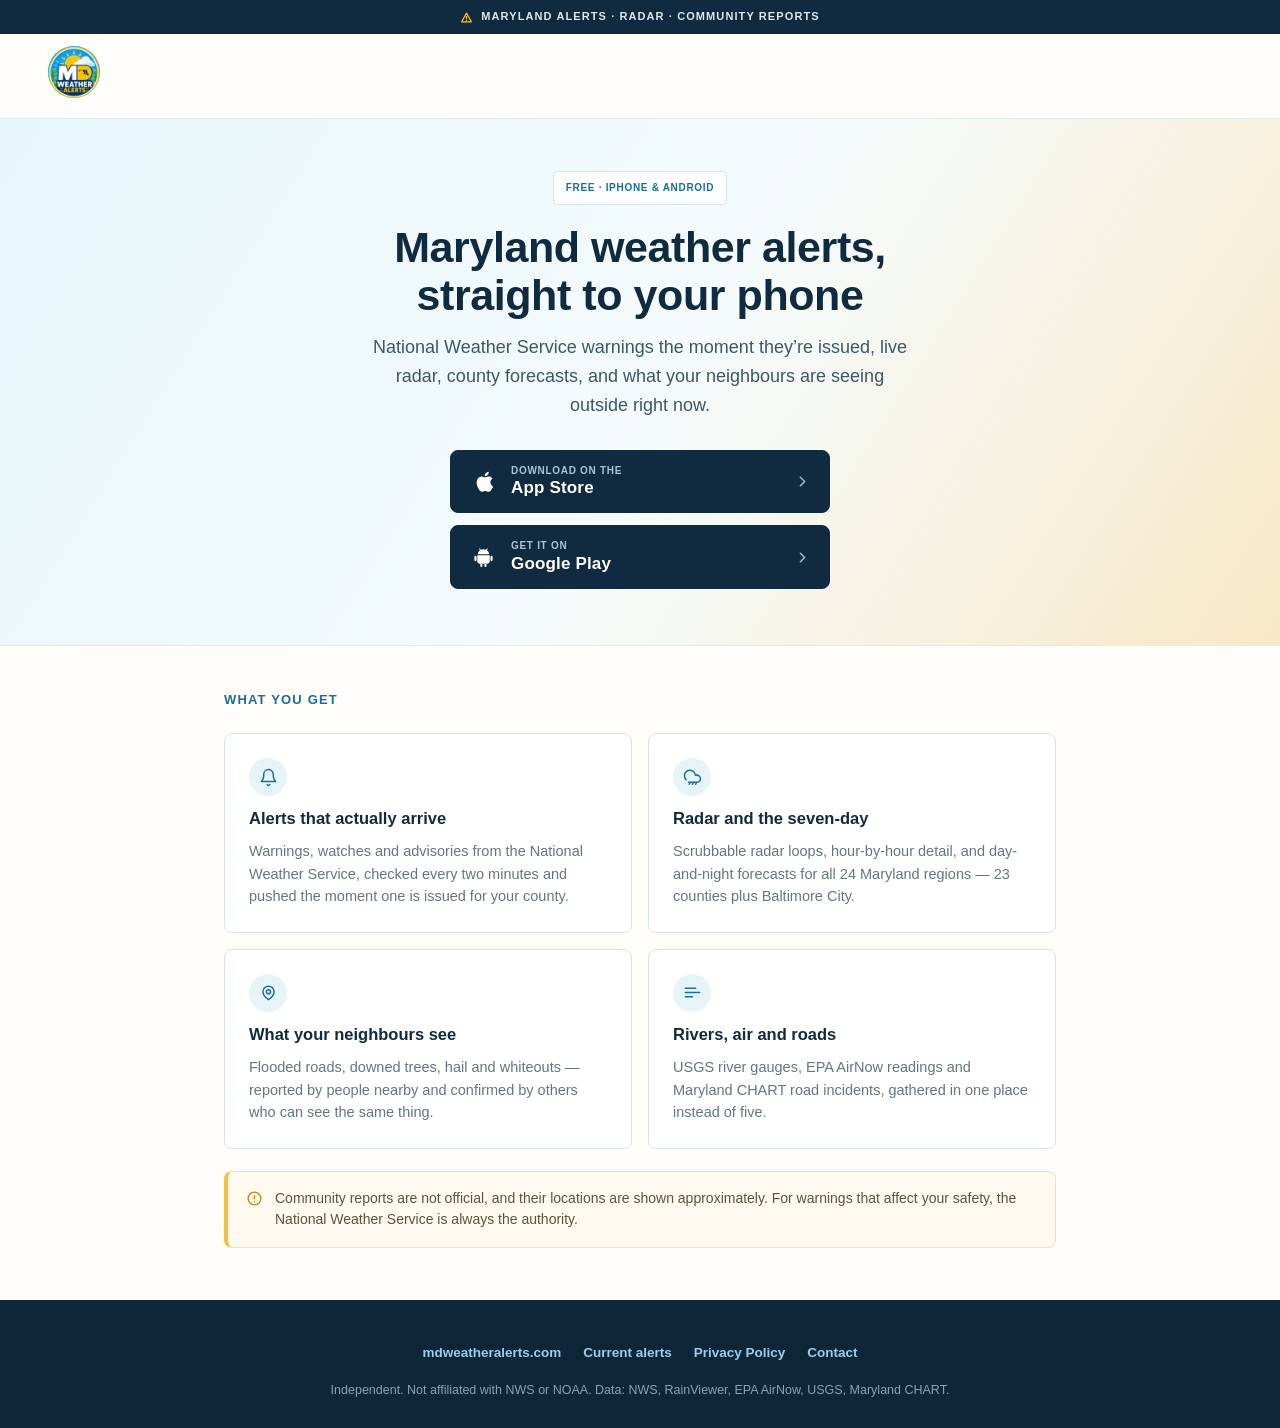
<file: get/index.html>
<!DOCTYPE html>
<html lang="en">
<head>
<meta charset="utf-8">
<meta name="viewport" content="width=device-width, initial-scale=1, viewport-fit=cover">

<title>Get the MD Weather Alerts App &mdash; iPhone &amp; Android</title>
<meta name="description" content="Free Maryland weather app: National Weather Service alerts the moment they're issued, live radar, county forecasts and community storm reports. Download for iPhone or Android.">
<link rel="canonical" href="https://app.mdweatheralerts.com/get/">
<meta name="theme-color" content="#102b3f">

<meta property="og:type" content="website">
<meta property="og:site_name" content="MD Weather Alerts">
<meta property="og:url" content="https://app.mdweatheralerts.com/get/">
<meta property="og:title" content="Get the MD Weather Alerts App">
<meta property="og:description" content="Free Maryland weather app: National Weather Service alerts the moment they're issued, live radar, county forecasts and community storm reports. Download for iPhone or Android.">
<meta property="og:image" content="https://app.mdweatheralerts.com/get/logo.png">
<meta property="og:image:width" content="512">
<meta property="og:image:height" content="512">

<meta name="twitter:card" content="summary">
<meta name="twitter:title" content="Get the MD Weather Alerts App">
<meta name="twitter:description" content="Free Maryland weather app: National Weather Service alerts the moment they're issued, live radar, county forecasts and community storm reports. Download for iPhone or Android.">
<meta name="twitter:image" content="https://app.mdweatheralerts.com/get/logo.png">

<link rel="icon" href="../assets/app-icon.svg" type="image/svg+xml">
<link rel="apple-touch-icon" href="../assets/icon-192.png">

<style>
  /* Palette lifted from the live site's own theme tokens
     (wp-content/themes/md-weather-alerts/style.css :root).
     The site is light-only, so this page commits to the same single look. */
  :root {
    color-scheme: light;
    --navy: #102b3f;
    --navy-deep: #0d2638;
    --blue: #196e9b;
    --sky: #dff3fa;
    --cream: #fff9ef;
    --yellow: #f5bd42;
    --ink: #173346;
    --muted: #637682;
    --line: #d9e4e7;
    --page: #fffdf9;
    --white: #ffffff;
  }

  * { box-sizing: border-box; }
  img { max-width: 100%; height: auto; }

  body {
    margin: 0;
    background: var(--page);
    color: var(--ink);
    font-family: Arial, Helvetica, sans-serif;
    font-size: 16px;
    line-height: 1.6;
  }

  /* ---- navy strip, same treatment as the site's alert bar ---- */
  .strip {
    background: var(--navy);
    color: #dce8ed;
    display: flex;
    align-items: center;
    justify-content: center;
    gap: 8px;
    min-height: 34px;
    padding: 8px 20px;
    font-size: 11px;
    font-weight: 700;
    letter-spacing: .1em;
    text-transform: uppercase;
    text-align: center;
  }
  .strip svg { flex: none; color: var(--yellow); }

  /* ---- header ---- */
  .masthead {
    background: var(--page);
    border-bottom: 1px solid #e1ecef;
  }
  .masthead-in {
    max-width: 1240px;
    margin: auto;
    height: 84px;
    padding-inline: 28px;
    display: flex;
    align-items: center;
    gap: 12px;
  }
  .masthead img { height: 52px; width: auto; border-radius: 50%; }
  .masthead .sr { position: absolute; width: 1px; height: 1px; overflow: hidden; clip: rect(0,0,0,0); }

  /* ---- hero, using the site's own gradient ---- */
  .hero {
    background: linear-gradient(122deg, #e6f6fb 0%, #f5fbfb 54%, #f8e8c6 100%);
    border-bottom: 1px solid #e1ecef;
  }
  .hero-in {
    max-width: 680px;
    margin: auto;
    padding-inline: 24px;
    padding-block: 52px 56px;
    text-align: center;
  }
  .kicker {
    display: inline-block;
    background: #ffffffcc;
    border: 1px solid var(--line);
    border-radius: 4px;
    padding: 8px 12px;
    font-size: 10px;
    font-weight: 800;
    letter-spacing: .07em;
    text-transform: uppercase;
    color: var(--blue);
    margin-bottom: 18px;
  }
  h1 {
    margin: 0 0 14px;
    font-size: clamp(29px, 7vw, 43px);
    line-height: 1.12;
    font-weight: 800;
    color: var(--navy);
    letter-spacing: -.01em;
    text-wrap: balance;
  }
  .sub {
    margin: 0 auto;
    max-width: 30em;
    font-size: clamp(16px, 4vw, 18px);
    color: #3d5766;
    text-wrap: pretty;
  }

  /* ---- store buttons ---- */
  .stores {
    display: flex;
    flex-direction: column;
    gap: 12px;
    max-width: 380px;
    margin: 30px auto 0;
  }
  .store {
    position: relative;
    display: flex;
    align-items: center;
    gap: 14px;
    padding: 14px 18px;
    border-radius: 8px;
    background: var(--navy);
    border: 1px solid var(--navy);
    color: #fff;
    text-decoration: none;
    transition: background .18s ease, transform .18s ease;
  }
  .store:hover { background: #17405c; transform: translateY(-1px); }
  .store:focus-visible { outline: 3px solid var(--blue); outline-offset: 3px; }
  .store .glyph { flex: none; display: grid; place-items: center; width: 28px; }
  .store .labels { display: flex; flex-direction: column; text-align: left; line-height: 1.25; }
  .store .eyebrow {
    font-size: 10px;
    font-weight: 800;
    letter-spacing: .07em;
    text-transform: uppercase;
    color: #a9c6d6;
  }
  .store .name { font-size: 17px; font-weight: 700; letter-spacing: .01em; }
  .store .chev { margin-left: auto; flex: none; opacity: .65; }

  /* The visitor's own platform gets the site's yellow. */
  .store.mine { border-color: var(--yellow); box-shadow: 0 0 0 3px #f5bd4240; }
  .store .tag {
    position: absolute;
    top: -9px;
    right: 12px;
    display: none;
    background: var(--yellow);
    color: #3d2a05;
    border-radius: 4px;
    padding: 2px 7px;
    font-size: 9px;
    font-weight: 800;
    letter-spacing: .07em;
    text-transform: uppercase;
  }
  .store.mine .tag { display: block; }

  /* ---- body sections ---- */
  .wrap {
    max-width: 880px;
    margin: auto;
    padding-inline: 24px;
    padding-block: 44px 52px;
    display: flex;
    flex-direction: column;
    gap: 22px;
  }
  h2 {
    margin: 0;
    font-size: 13px;
    font-weight: 800;
    letter-spacing: .09em;
    text-transform: uppercase;
    color: var(--blue);
  }
  .cards {
    display: grid;
    grid-template-columns: repeat(2, minmax(0, 1fr));
    gap: 16px;
  }
  @media (max-width: 620px) { .cards { grid-template-columns: 1fr; } }

  .card {
    background: var(--white);
    border: 1px solid var(--line);
    border-radius: 8px;
    padding: 24px;
    display: flex;
    flex-direction: column;
    gap: 9px;
  }
  .card .ic {
    width: 38px; height: 38px;
    border-radius: 50%;
    background: #e6f4f7;
    display: grid; place-items: center;
    color: var(--blue);
    flex: none;
  }
  .card h3 { margin: 0; font-size: 16.5px; font-weight: 800; color: var(--navy); }
  .card p { margin: 0; font-size: 14.5px; color: var(--muted); line-height: 1.55; }

  .notice {
    background: var(--cream);
    border: 1px solid #ecdfc4;
    border-left: 4px solid var(--yellow);
    border-radius: 8px;
    padding: 16px 18px;
    display: flex;
    gap: 12px;
    font-size: 14px;
    color: #5c5340;
    line-height: 1.55;
  }
  .notice svg { flex: none; margin-top: 2px; color: #c08a12; }

  /* ---- footer ---- */
  .site-footer {
    background: var(--navy-deep);
    color: #c8d8e0;
    padding-block: 42px 28px;
  }
  .footer-in {
    max-width: 880px;
    margin: auto;
    padding-inline: 24px;
    display: flex;
    flex-direction: column;
    gap: 16px;
    text-align: center;
    font-size: 13.5px;
    line-height: 1.6;
  }
  .footer-in nav { display: flex; flex-wrap: wrap; gap: 10px 22px; justify-content: center; }
  .footer-in a { color: #9ccdea; text-decoration: none; font-weight: 700; }
  .footer-in a:hover { text-decoration: underline; }
  .footer-in a:focus-visible { outline: 2px solid var(--yellow); outline-offset: 2px; border-radius: 3px; }
  .footer-in p { margin: 0; }
  .fine { color: #8aa3b1; font-size: 12.5px; }

  @media (prefers-reduced-motion: reduce) { * { transition: none !important; } }
</style>
</head>
<body>

<div class="strip">
  <svg width="13" height="13" viewBox="0 0 24 24" fill="none" stroke="currentColor" stroke-width="2.2" stroke-linecap="round" stroke-linejoin="round" aria-hidden="true">
    <path d="M12 4l9 16H3z"></path><path d="M12 10v4M12 17v.5"></path>
  </svg>
  <span>Maryland alerts &middot; Radar &middot; Community reports</span>
</div>

<header class="masthead">
  <div class="masthead-in">
    <a href="https://mdweatheralerts.com/" aria-label="MDWeatherAlerts home">
      <img src="logo.png" width="52" height="52" alt="MD Weather Alerts">
    </a>
    <span class="sr">MD Weather Alerts</span>
  </div>
</header>

<section class="hero">
  <div class="hero-in">
    <span class="kicker">Free &middot; iPhone &amp; Android</span>
    <h1>Maryland weather alerts, straight to your phone</h1>
    <p class="sub">National Weather Service warnings the moment they&rsquo;re issued, live radar, county forecasts, and what your neighbours are seeing outside right now.</p>

    <div class="stores" id="stores">
      <a class="store" id="ios" href="https://apps.apple.com/us/app/md-weather-alerts/id6792140059">
        <span class="tag">Your device</span>
        <span class="glyph">
          <svg width="21" height="25" viewBox="0 0 17 20" fill="currentColor" aria-hidden="true">
            <path d="M14.02 10.62c.01-2.03 1.66-3 1.74-3.05-.95-1.39-2.43-1.58-2.95-1.6-1.26-.13-2.45.73-3.09.73-.65 0-1.63-.71-2.68-.69-1.38.02-2.65.8-3.36 2.03-1.43 2.49-.37 6.17 1.03 8.19.68.99 1.5 2.1 2.57 2.06 1.03-.04 1.42-.67 2.67-.67 1.24 0 1.59.67 2.68.65 1.11-.02 1.82-1.01 2.5-2 .78-1.14 1.1-2.25 1.12-2.31-.02-.01-2.15-.83-2.17-3.29z"></path>
            <path d="M11.9 4.6c.56-.68.94-1.62.83-2.56-.83.03-1.83.55-2.41 1.23-.52.6-.98 1.56-.85 2.48.92.07 1.87-.47 2.43-1.15z"></path>
          </svg>
        </span>
        <span class="labels">
          <span class="eyebrow">Download on the</span>
          <span class="name">App Store</span>
        </span>
        <svg class="chev" width="17" height="17" viewBox="0 0 24 24" fill="none" stroke="currentColor" stroke-width="2.2" stroke-linecap="round" stroke-linejoin="round" aria-hidden="true"><path d="M9 6l6 6-6 6"></path></svg>
      </a>

      <a class="store" id="android" href="https://play.google.com/store/apps/details?id=com.mdweatheralerts.md">
        <span class="tag">Your device</span>
        <span class="glyph">
          <svg width="23" height="23" viewBox="0 0 24 24" fill="currentColor" aria-hidden="true">
            <path d="M6 9.6h12a.5.5 0 0 1 .5.5v5.9a2.5 2.5 0 0 1-2.5 2.5H8a2.5 2.5 0 0 1-2.5-2.5v-5.9a.5.5 0 0 1 .5-.5z"></path>
            <path d="M3.6 10.3a1.1 1.1 0 0 1 1.1 1.1v3.3a1.1 1.1 0 0 1-2.2 0v-3.3a1.1 1.1 0 0 1 1.1-1.1zM20.4 10.3a1.1 1.1 0 0 1 1.1 1.1v3.3a1.1 1.1 0 0 1-2.2 0v-3.3a1.1 1.1 0 0 1 1.1-1.1z"></path>
            <path d="M8.9 18.7h1.9v2.2a1.05 1.05 0 0 1-2.1 0v-2.2zM13.2 18.7h1.9v2.2a1.05 1.05 0 0 1-2.1 0v-2.2z"></path>
            <path d="M8.3 4.4 7.5 3.1a.45.45 0 0 1 .78-.45l.84 1.38A6.3 6.3 0 0 1 12 3.5c.97 0 1.88.18 2.7.52l.83-1.37a.45.45 0 0 1 .78.45l-.8 1.32A5.3 5.3 0 0 1 18 8.7H6a5.3 5.3 0 0 1 2.3-4.3z"></path>
          </svg>
        </span>
        <span class="labels">
          <span class="eyebrow">Get it on</span>
          <span class="name">Google Play</span>
        </span>
        <svg class="chev" width="17" height="17" viewBox="0 0 24 24" fill="none" stroke="currentColor" stroke-width="2.2" stroke-linecap="round" stroke-linejoin="round" aria-hidden="true"><path d="M9 6l6 6-6 6"></path></svg>
      </a>
    </div>
  </div>
</section>

<div class="wrap">
  <h2>What you get</h2>
  <div class="cards">
    <div class="card">
      <span class="ic"><svg width="19" height="19" viewBox="0 0 24 24" fill="none" stroke="currentColor" stroke-width="1.9" stroke-linecap="round" stroke-linejoin="round" aria-hidden="true"><path d="M18 8a6 6 0 0 0-12 0c0 7-3 9-3 9h18s-3-2-3-9"></path><path d="M13.7 21a2 2 0 0 1-3.4 0"></path></svg></span>
      <h3>Alerts that actually arrive</h3>
      <p>Warnings, watches and advisories from the National Weather Service, checked every two minutes and pushed the moment one is issued for your county.</p>
    </div>
    <div class="card">
      <span class="ic"><svg width="19" height="19" viewBox="0 0 24 24" fill="none" stroke="currentColor" stroke-width="1.9" stroke-linecap="round" stroke-linejoin="round" aria-hidden="true"><path d="M4 14.9A7 7 0 1 1 15.7 9h1.8a4.5 4.5 0 0 1 0 9H7"></path><path d="M8 20.5l1-2M12 20.5l1-2M16 20.5l1-2"></path></svg></span>
      <h3>Radar and the seven-day</h3>
      <p>Scrubbable radar loops, hour-by-hour detail, and day-and-night forecasts for all 24 Maryland regions &mdash; 23 counties plus Baltimore City.</p>
    </div>
    <div class="card">
      <span class="ic"><svg width="19" height="19" viewBox="0 0 24 24" fill="none" stroke="currentColor" stroke-width="1.9" stroke-linecap="round" stroke-linejoin="round" aria-hidden="true"><path d="M12 21s-7-4.6-7-10a7 7 0 0 1 14 0c0 5.4-7 10-7 10z"></path><circle cx="12" cy="11" r="2.6"></circle></svg></span>
      <h3>What your neighbours see</h3>
      <p>Flooded roads, downed trees, hail and whiteouts &mdash; reported by people nearby and confirmed by others who can see the same thing.</p>
    </div>
    <div class="card">
      <span class="ic"><svg width="19" height="19" viewBox="0 0 24 24" fill="none" stroke="currentColor" stroke-width="1.9" stroke-linecap="round" stroke-linejoin="round" aria-hidden="true"><path d="M3 6.5h13M3 12h18M3 17.5h9"></path></svg></span>
      <h3>Rivers, air and roads</h3>
      <p>USGS river gauges, EPA AirNow readings and Maryland CHART road incidents, gathered in one place instead of five.</p>
    </div>
  </div>

  <div class="notice">
    <svg width="17" height="17" viewBox="0 0 24 24" fill="none" stroke="currentColor" stroke-width="2" stroke-linecap="round" stroke-linejoin="round" aria-hidden="true"><circle cx="12" cy="12" r="9"></circle><path d="M12 8v4.5M12 16v.5"></path></svg>
    <span>Community reports are not official, and their locations are shown approximately. For warnings that affect your safety, the National Weather Service is always the authority.</span>
  </div>
</div>

<footer class="site-footer">
  <div class="footer-in">
    <nav>
      <a href="https://mdweatheralerts.com/">mdweatheralerts.com</a>
      <a href="https://mdweatheralerts.com/current-alerts/">Current alerts</a>
      <a href="https://mdweatheralerts.com/privacy-policy/">Privacy Policy</a>
      <a href="https://mdweatheralerts.com/contact/">Contact</a>
    </nav>
    <p class="fine">Independent. Not affiliated with NWS or NOAA. Data: NWS, RainViewer, EPA AirNow, USGS, Maryland CHART.</p>
  </div>
</footer>

<script>
  /* Badge the store the visitor can actually use, and put it first.
     Desktop gets neither badge, since neither is the obvious choice. */
  (function () {
    var stores = document.getElementById("stores");
    var ios = document.getElementById("ios");
    var android = document.getElementById("android");
    if (!stores || !ios || !android) return;

    var ua = navigator.userAgent || "";
    var isIOS = /iPad|iPhone|iPod/.test(ua) ||
                (/Macintosh/.test(ua) && navigator.maxTouchPoints > 1);
    var isAndroid = /Android/.test(ua);

    if (isIOS) {
      ios.classList.add("mine");
    } else if (isAndroid) {
      android.classList.add("mine");
      stores.insertBefore(android, ios);
    }
  })();
</script>

</body>
</html>
</file>
